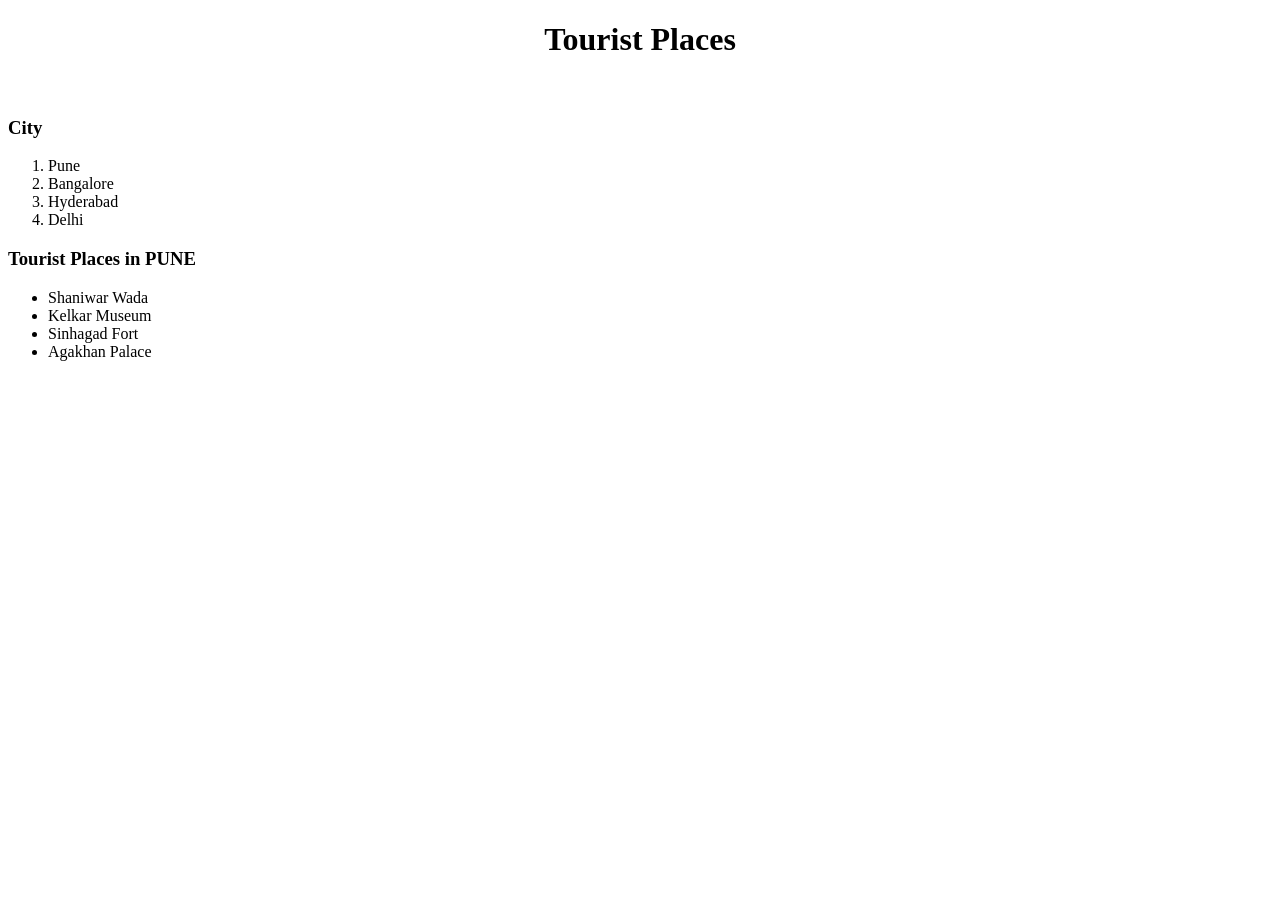
<file: Exp1.html>
<!DOCTYPE html>
<html>
<head>
    <title>Tourist Places</title>
</head>

<body>

    <header>
        <h1 align="center">Tourist Places</h1>
    </header>

    <br>

    <aside>

        <h3>City</h3>

        <ol>
            <li>Pune</li>
            <li>Bangalore</li>
            <li>Hyderabad</li>
            <li>Delhi</li>
        </ol>

    </aside>

    <section>

        <h3>Tourist Places in PUNE</h3>

        <ul>
            <li>Shaniwar Wada</li>
            <li>Kelkar Museum</li>
            <li>Sinhagad Fort</li>
            <li>Agakhan Palace</li>
        </ul>

    </section>

</body>
</html>
</file>
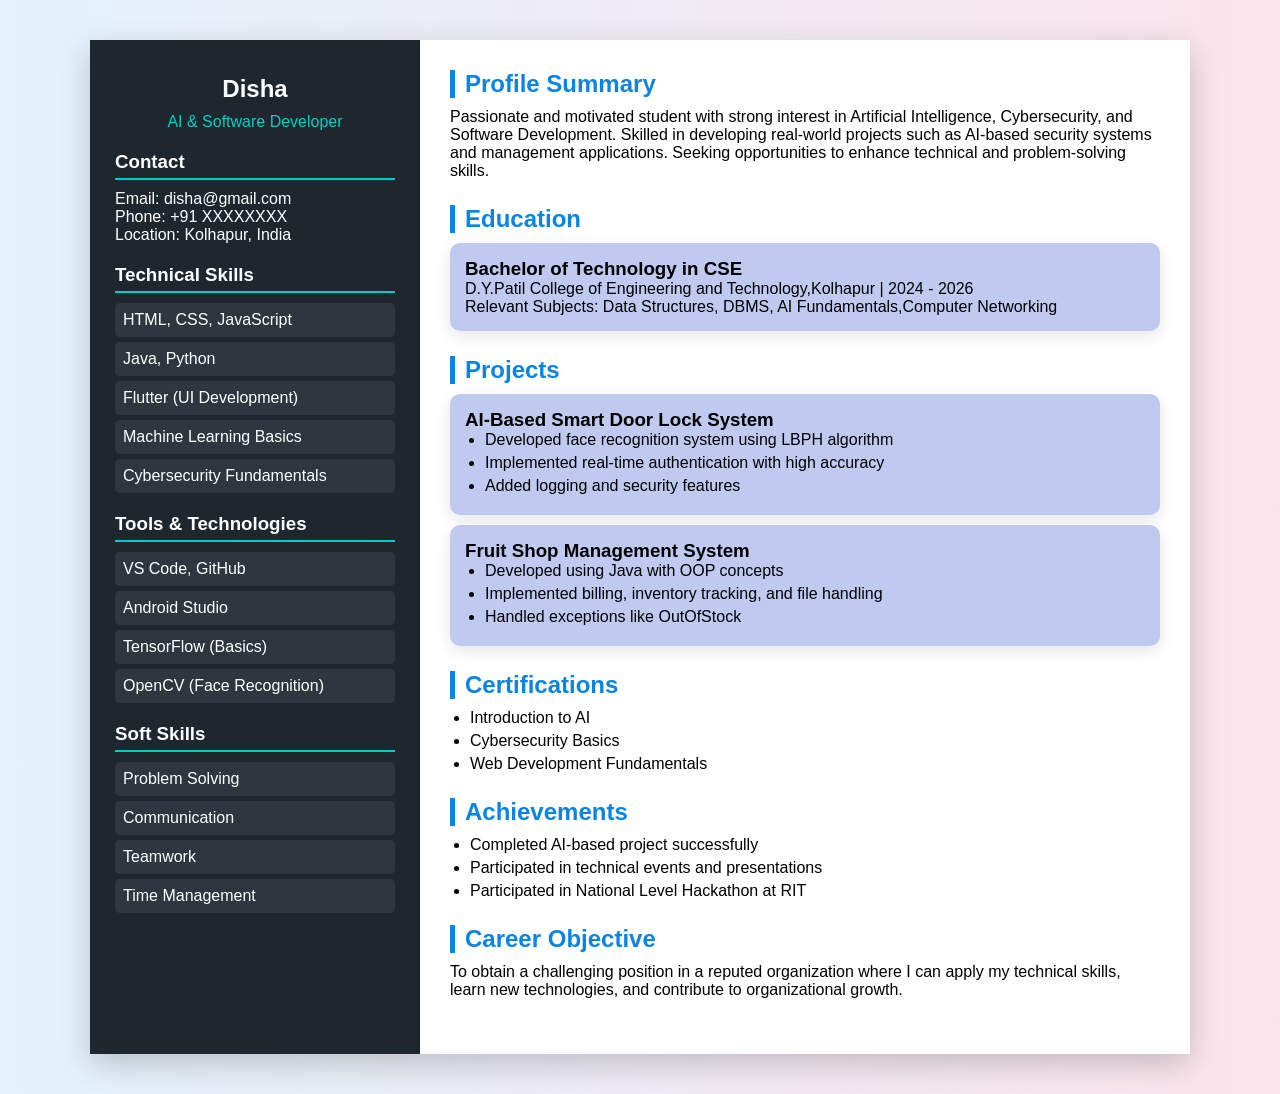
<file: Exp10.html>
<!DOCTYPE html>
<html lang="en">
<head>
    <meta charset="UTF-8">
    <title>Resume</title>
    <link rel="stylesheet" href="Exp10.css">
</head>

<body>

<div class="container">

    
    <aside class="sidebar">
        
        <h1>Disha</h1>
        <p class="role">AI & Software Developer</p>

        <div class="section">
            <h3>Contact</h3>
            <p>Email: disha@gmail.com</p>
            <p>Phone: +91 XXXXXXXX</p>
            <p>Location: Kolhapur, India</p>
        </div>

        <div class="section">
            <h3>Technical Skills</h3>
            <ul>
                <li>HTML, CSS, JavaScript</li>
                <li>Java, Python</li>
                <li>Flutter (UI Development)</li>
                <li>Machine Learning Basics</li>
                <li>Cybersecurity Fundamentals</li>
            </ul>
        </div>

        <div class="section">
            <h3>Tools & Technologies</h3>
            <ul>
                <li>VS Code, GitHub</li>
                <li>Android Studio</li>
                <li>TensorFlow (Basics)</li>
                <li>OpenCV (Face Recognition)</li>
            </ul>
        </div>

        <div class="section">
            <h3>Soft Skills</h3>
            <ul>
                <li>Problem Solving</li>
                <li>Communication</li>
                <li>Teamwork</li>
                <li>Time Management</li>
            </ul>
        </div>

    </aside>

    <!-- Main Content -->
    <main class="main-content">

        <section>
            <h2>Profile Summary</h2>
            <p>
                Passionate and motivated student with strong interest in Artificial Intelligence,
                Cybersecurity, and Software Development. Skilled in developing real-world projects
                such as AI-based security systems and management applications. Seeking opportunities
                to enhance technical and problem-solving skills.
            </p>
        </section>

        <section>
            <h2>Education</h2>
            <div class="card">
                <h3>Bachelor of Technology in CSE</h3>
                <p>D.Y.Patil College of Engineering and Technology,Kolhapur | 2024 - 2026</p>
                <p>Relevant Subjects: Data Structures, DBMS, AI Fundamentals,Computer Networking</p>
            </div>
        </section>

        <section>
            <h2>Projects</h2>

            <div class="card">
                <h3>AI-Based Smart Door Lock System</h3>
                <ul>
                    <li>Developed face recognition system using LBPH algorithm</li>
                    <li>Implemented real-time authentication with high accuracy</li>
                    <li>Added logging and security features</li>
                </ul>
            </div>

            <div class="card">
                <h3>Fruit Shop Management System</h3>
                <ul>
                    <li>Developed using Java with OOP concepts</li>
                    <li>Implemented billing, inventory tracking, and file handling</li>
                    <li>Handled exceptions like OutOfStock</li>
                </ul>
            </div>

        </section>

        <section>
            <h2>Certifications</h2>
            <ul>
                <li>Introduction to AI</li>
                <li>Cybersecurity Basics</li>
                <li>Web Development Fundamentals</li>
            </ul>
        </section>

        <section>
            <h2>Achievements</h2>
            <ul>
                <li>Completed AI-based project successfully</li>
                <li>Participated in technical events and presentations</li>
                <li>Participated in National Level Hackathon at RIT</li>

            </ul>
        </section>

        <section>
            <h2>Career Objective</h2>
            <p>
                To obtain a challenging position in a reputed organization where I can apply
                my technical skills, learn new technologies, and contribute to organizational growth.
            </p>
        </section>

    </main>

</div>

</body>
</html>
</file>
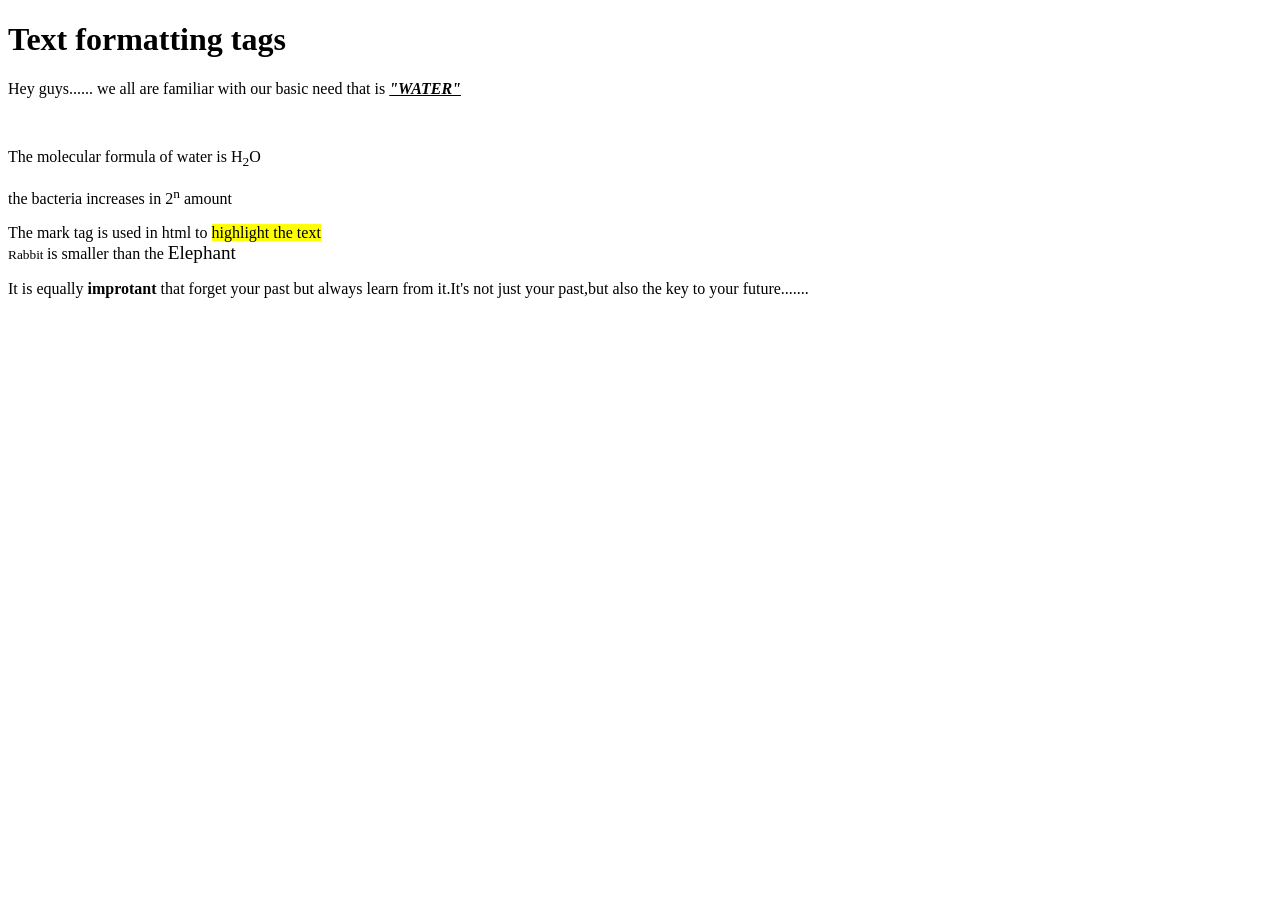
<file: Exp3.html>
<!DOCTYPE html>
<html lang="en">
<head>
    <meta charset="UTF-8">
    <meta name="viewport" content="width=<device-width>, initial-scale=1.0">
    <title>Document</title>
</head>
<body>
    <h1><b>Text formatting tags</b></h1>
    <P>Hey guys...... we all are familiar with our basic need that is <b><i><u>"WATER"</u></i></b></P><br>
    <!--Use of bold,underline,italic-->
    <p>The molecular formula of water is H<sub>2</sub>O</p>
    <p>the bacteria increases in 2<sup>n</sup> amount</p>
    <!---use of superscript-->
    <p>The mark tag is used in html to <mark>highlight the text</mark><br><small>Rabbit </small> is smaller than the <big>Elephant</big></p>
    <!---use of tag big,small-->
    <p>It is equally<strong> improtant</strong> that forget your <insert> past</insert> but always learn from it.It's not just your past,but also the key to your future.......</p>

</body>
</html>
</file>
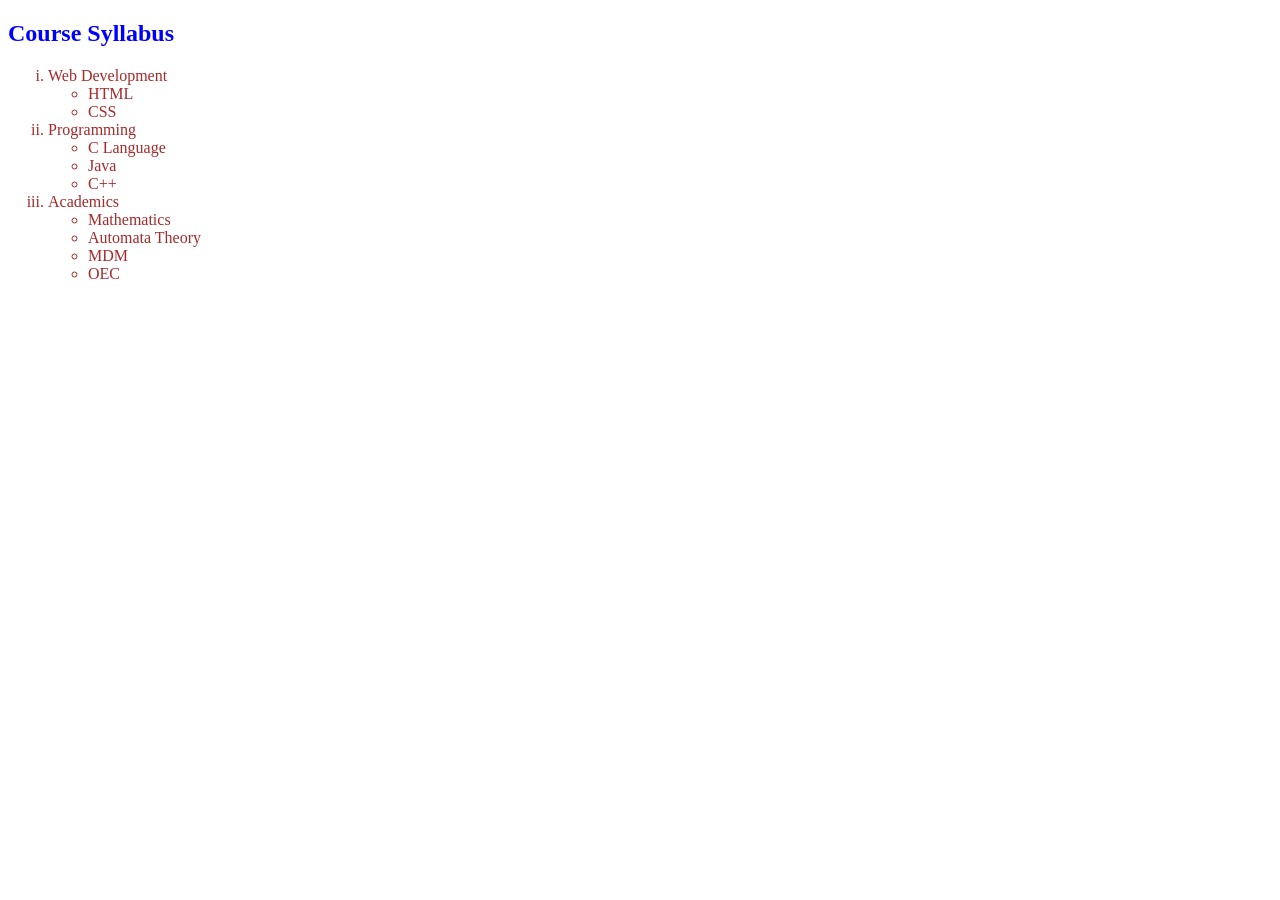
<file: Exp4.html>
<!DOCTYPE html>
<html lang="en">
<head>
    <meta charset="UTF-8">
    <meta name="viewport" content="width=device-width, initial-scale=1.0">
    <title>Course Syllabus</title>
</head>
<body>

<h2 style="color:blue">Course Syllabus</h2>

<ol type="i">
    <li style="color: brown;">Web Development
        <ul>
            <li>HTML</li>
            <li>CSS</li>
        </ul>
    </li>

    <li style="color: brown;">Programming
        <ul>
            <li>C Language</li>
            <li>Java</li>
            <li>C++</li>
        </ul>
    </li>

    <li style="color: brown;">Academics
        <ul>
            <li>Mathematics</li>
            <li>Automata Theory</li>
            <li>MDM</li>
            <li>OEC</li>
        </ul>
    </li>
</ol>

</body>
</html>
</file>
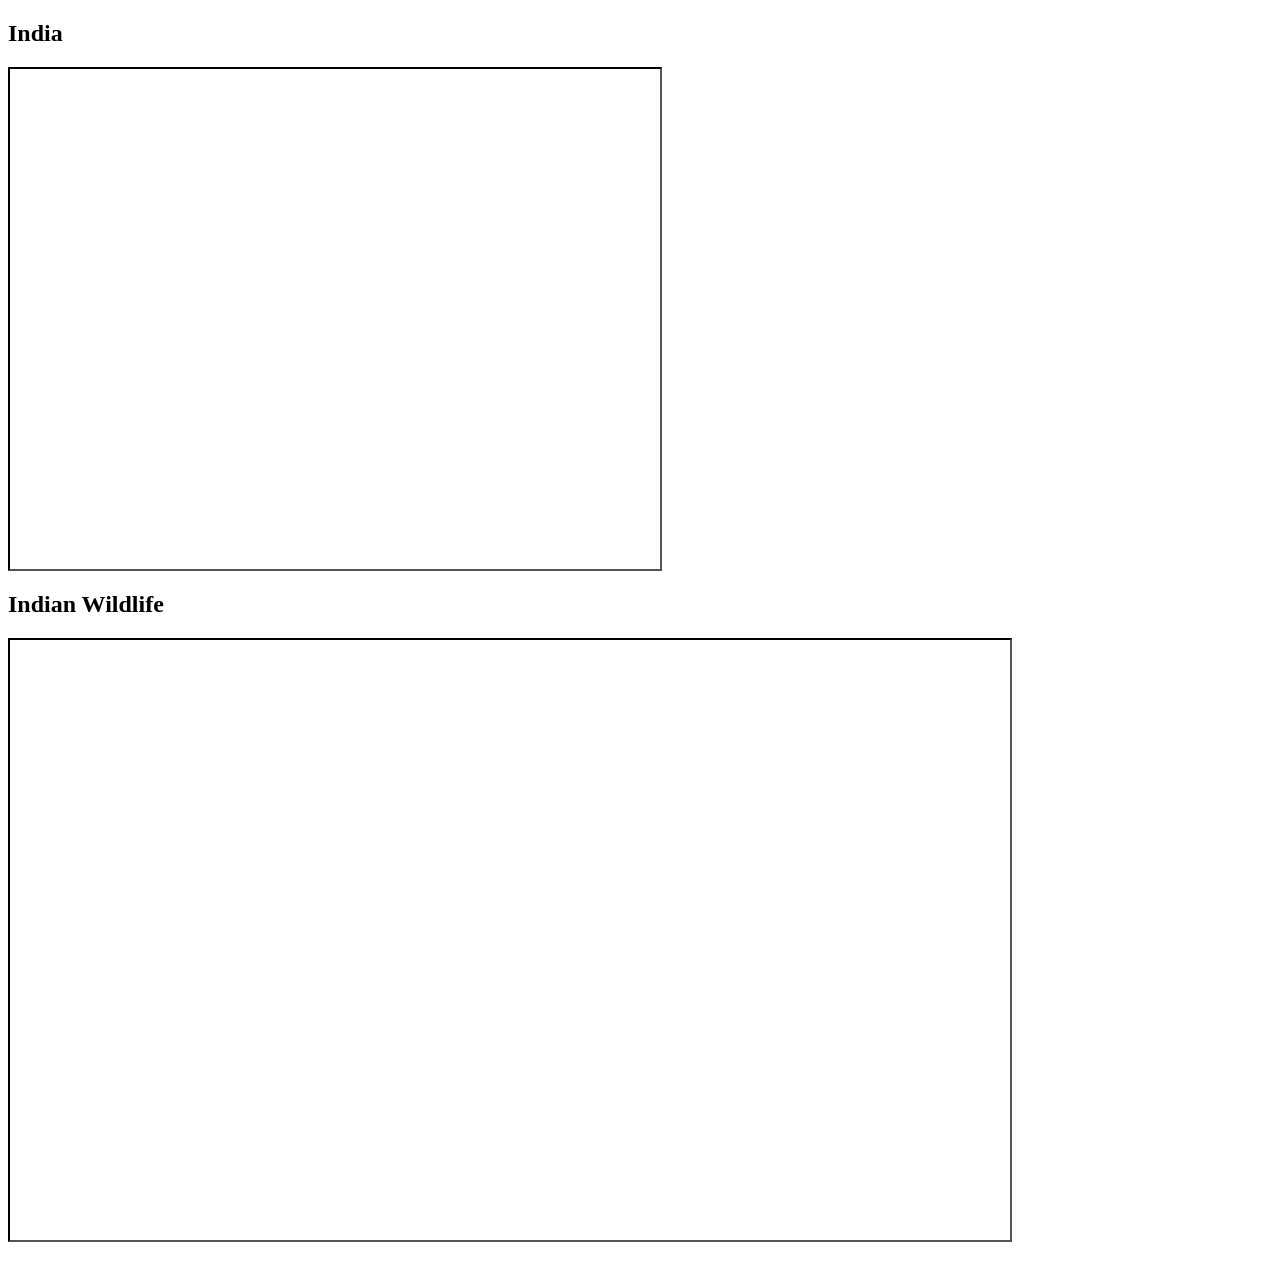
<file: Exp6.html>
<!DOCTYPE html>
<html lang="en">
<head>
    <meta charset="UTF-8">
    <meta name="viewport" content="width=device-width, initial-scale=1.0">
    <title>Document</title>

    <style>
        .frame-container {
            margin-bottom: 20px;
        }

        
    </style>
</head>
<body>

    <div class="frame-container">
        <h2>India</h2>
        <iframe src="https://deerseason.org/wp-content/uploads/2024/03/do-deer-move-in-the-rain-768x439.jpg" 
 title="India"
        style="width:650px; height:500px; display:block; margin-bottom:20px;border-color: black;">
</iframe>
    </div>

    <div class="frame-container">
        <h2>Indian Wildlife</h2>
        <iframe 
            src="https://indiaonwheel.blogspot.com/2008/09/nature-and-wildlife-of-india-wildlife.html" 
            title="Indian Wildlife"
            style="width:1000px; height:600px; display:block; border-color: black;">

        </iframe>
    </div>

</body>
</html>
</file>
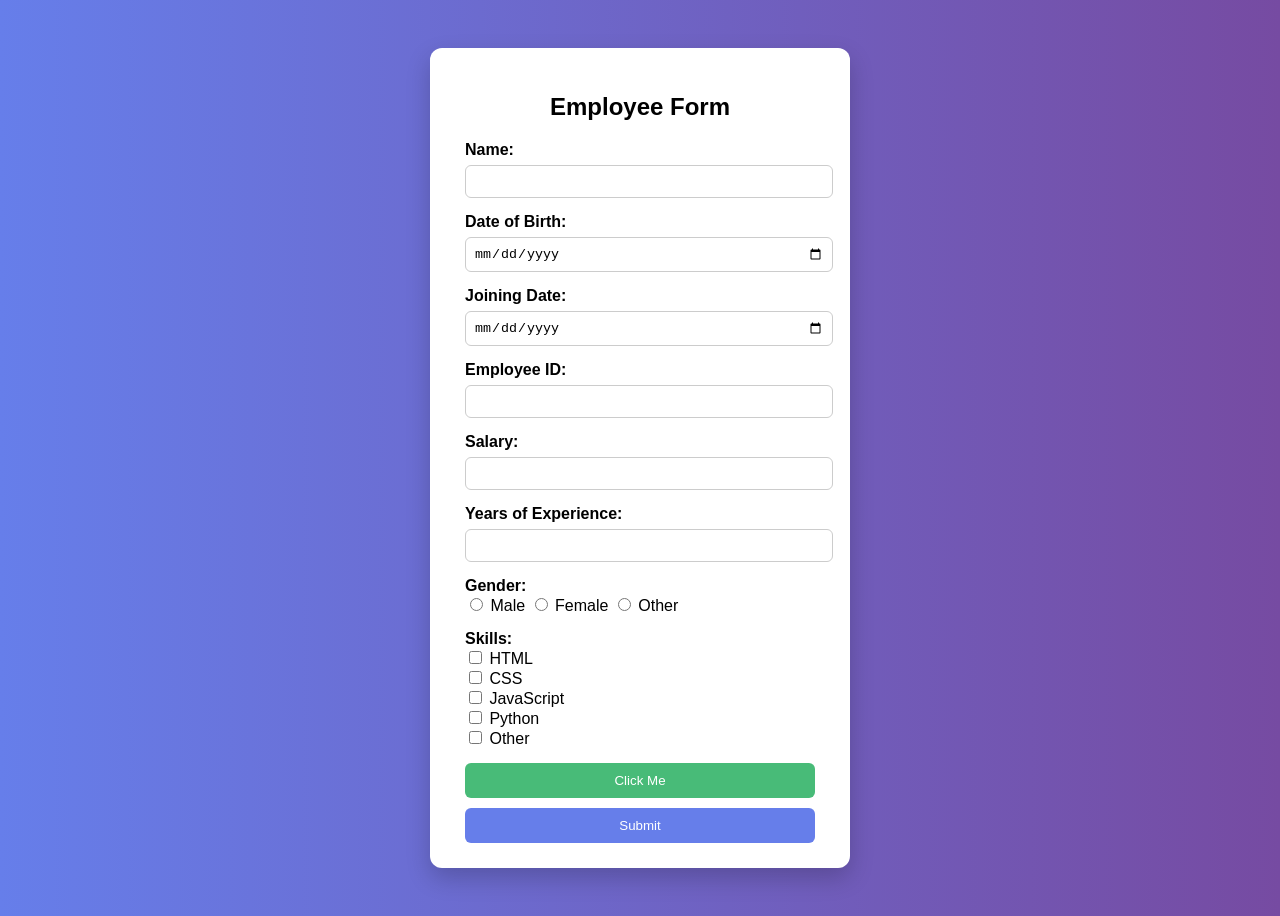
<file: Exp9.html>
<!DOCTYPE html>
<html>
<head>
    <title>Employee Form</title>
    <style>
        body {
            font-family: Arial, sans-serif;
            background: linear-gradient(to right, #667eea, #764ba2);
            display: flex;
            justify-content: center;
            align-items: center;
            height: 100vh;
        }

        .form-container {
            background: white;
            padding: 25px 35px;
            border-radius: 12px;
            width: 350px;
            box-shadow: 0 10px 25px rgba(0,0,0,0.2);
        }

        h2 {
            text-align: center;
            margin-bottom: 20px;
        }

        label {
            font-weight: bold;
        }

        input[type="text"],
        input[type="date"] {
            width: 100%;
            padding: 8px;
            margin: 6px 0 15px;
            border-radius: 6px;
            border: 1px solid #ccc;
        }

        .options {
            margin-bottom: 15px;
        }

        input[type="submit"] {
            width: 100%;
            padding: 10px;
            background: #667eea;
            color: white;
            border: none;
            border-radius: 6px;
            cursor: pointer;
        }

        input[type="submit"]:hover {
            background: #3641a1;
        }

        input[type="button"] {
            width: 100%;
            padding: 10px;
            margin-bottom: 10px;
            background: #48bb78;
            color: white;
            border: none;
            border-radius: 6px;
            cursor: pointer;
        }

        input[type="button"]:hover {
            background: #03c75e;
        }
    </style>
</head>

<body>

<div class="form-container">
    <h2>Employee Form</h2>

    <form onsubmit="return validateForm()">

        <!-- Name -->
        <label>Name:</label>
        <input type="text" id="name">

        <!-- Date of Birth -->
        <label>Date of Birth:</label>
        <input type="date" id="dob">

        <!-- Joining Date -->
        <label>Joining Date:</label>
        <input type="date" id="joiningDate">

        <!-- Employee ID -->
        <label>Employee ID:</label>
        <input type="text" id="empid">

        <!-- Salary -->
        <label>Salary:</label>
        <input type="text" id="salary">

        <!-- Experience -->
        <label>Years of Experience:</label>
        <input type="text" id="experience">

        <!-- Gender -->
        <label>Gender:</label>
        <div class="options">
            <input type="radio" name="gender"> Male
            <input type="radio" name="gender"> Female
            <input type="radio" name="gender"> Other
        </div>

        <!-- Skills -->
        <label>Skills:</label>
        <div class="options">
            <input type="checkbox"> HTML<br>
            <input type="checkbox"> CSS<br>
            <input type="checkbox"> JavaScript<br>
            <input type="checkbox"> Python<br>

            <!-- Other -->
            <input type="checkbox" id="otherSkill" onclick="toggleOther()"> Other<br>
            <input type="text" id="otherInput" placeholder="Enter other skill" style="display:none; margin-top:5px;">
        </div>

        <!-- Button -->
        <input type="button" value="Click Me" onclick="showMessage()">

        <!-- Submit -->
        <input type="submit" value="Submit">

    </form>
</div>

<script>
    function showMessage() {
        alert("Hello! Button Clicked ");
    }

    function toggleOther() {
        let check = document.getElementById("otherSkill");
        let input = document.getElementById("otherInput");

        if (check.checked) {
            input.style.display = "block";
        } else {
            input.style.display = "none";
            input.value = "";
        }
    }

    function validateForm() {
        let name = document.getElementById("name").value;
        let dob = document.getElementById("dob").value;
        let join = document.getElementById("joiningDate").value;
        let id = document.getElementById("empid").value;
        let salary = document.getElementById("salary").value;
        let exp = document.getElementById("experience").value;

        if (name === "" || dob === "" || join === "" || id === "" || salary === "" || exp === "") {
            alert("Please fill all required fields!");
            return false;
        }

        if (isNaN(salary) || isNaN(exp)) {
            alert("Salary and Experience must be numbers!");
            return false;
        }

        alert("Form submitted successfully!");
        return true;
    }
</script>

</body>
</html>
</file>
<file: Exp10.css>
/* Reset */
* {
    margin: 0;
    padding: 0;
    box-sizing: border-box;
}

body {
    font-family: 'Segoe UI', sans-serif;
    background: linear-gradient(to right, #e3f2fd, #fce4ec);
}

/* Layout */
.container {
    display: flex;
    max-width: 1100px;
    margin: 40px auto;
    box-shadow: 0 10px 30px rgba(0,0,0,0.2);
}

/* Sidebar */
.sidebar {
    width: 30%;
    background: #1e272e;
    color: white;
    padding: 25px;
}

.profile-img {
    width: 120px;
    border-radius: 50%;
    border: 4px solid #00cec9;
    display: block;
    margin: auto;
}

.sidebar h1 {
    text-align: center;
    margin: 10px 0;
}

.role {
    text-align: center;
    color: #00cec9;
    margin-bottom: 20px;
}

.section {
    margin-top: 20px;
}

.section h3 {
    border-bottom: 2px solid #00cec9;
    margin-bottom: 10px;
    padding-bottom: 5px;
}

.section ul {
    list-style: none;
}

.section li {
    background: #2f3640;
    margin: 5px 0;
    padding: 8px;
    border-radius: 5px;
}

/* Main Content */
.main-content {
    width: 70%;
    padding: 30px;
    background: white;
}

.main-content h2 {
    color: #0984e3;
    margin-bottom: 10px;
    border-left: 5px solid #0984e3;
    padding-left: 10px;
}

section {
    margin-bottom: 25px;
}

/* Cards */
.card {
    background: #c0caf1;
    padding: 15px;
    margin-top: 10px;
    border-radius: 10px;
    box-shadow: 0 5px 15px rgba(0,0,0,0.1);
}

/* Lists */
.main-content ul {
    margin-left: 20px;
}

.main-content li {
    margin-bottom: 5px;
}

/* Hover Effect */
.card:hover {
    transform: translateY(-5px);
    transition: 0.3s;
}
</file>
